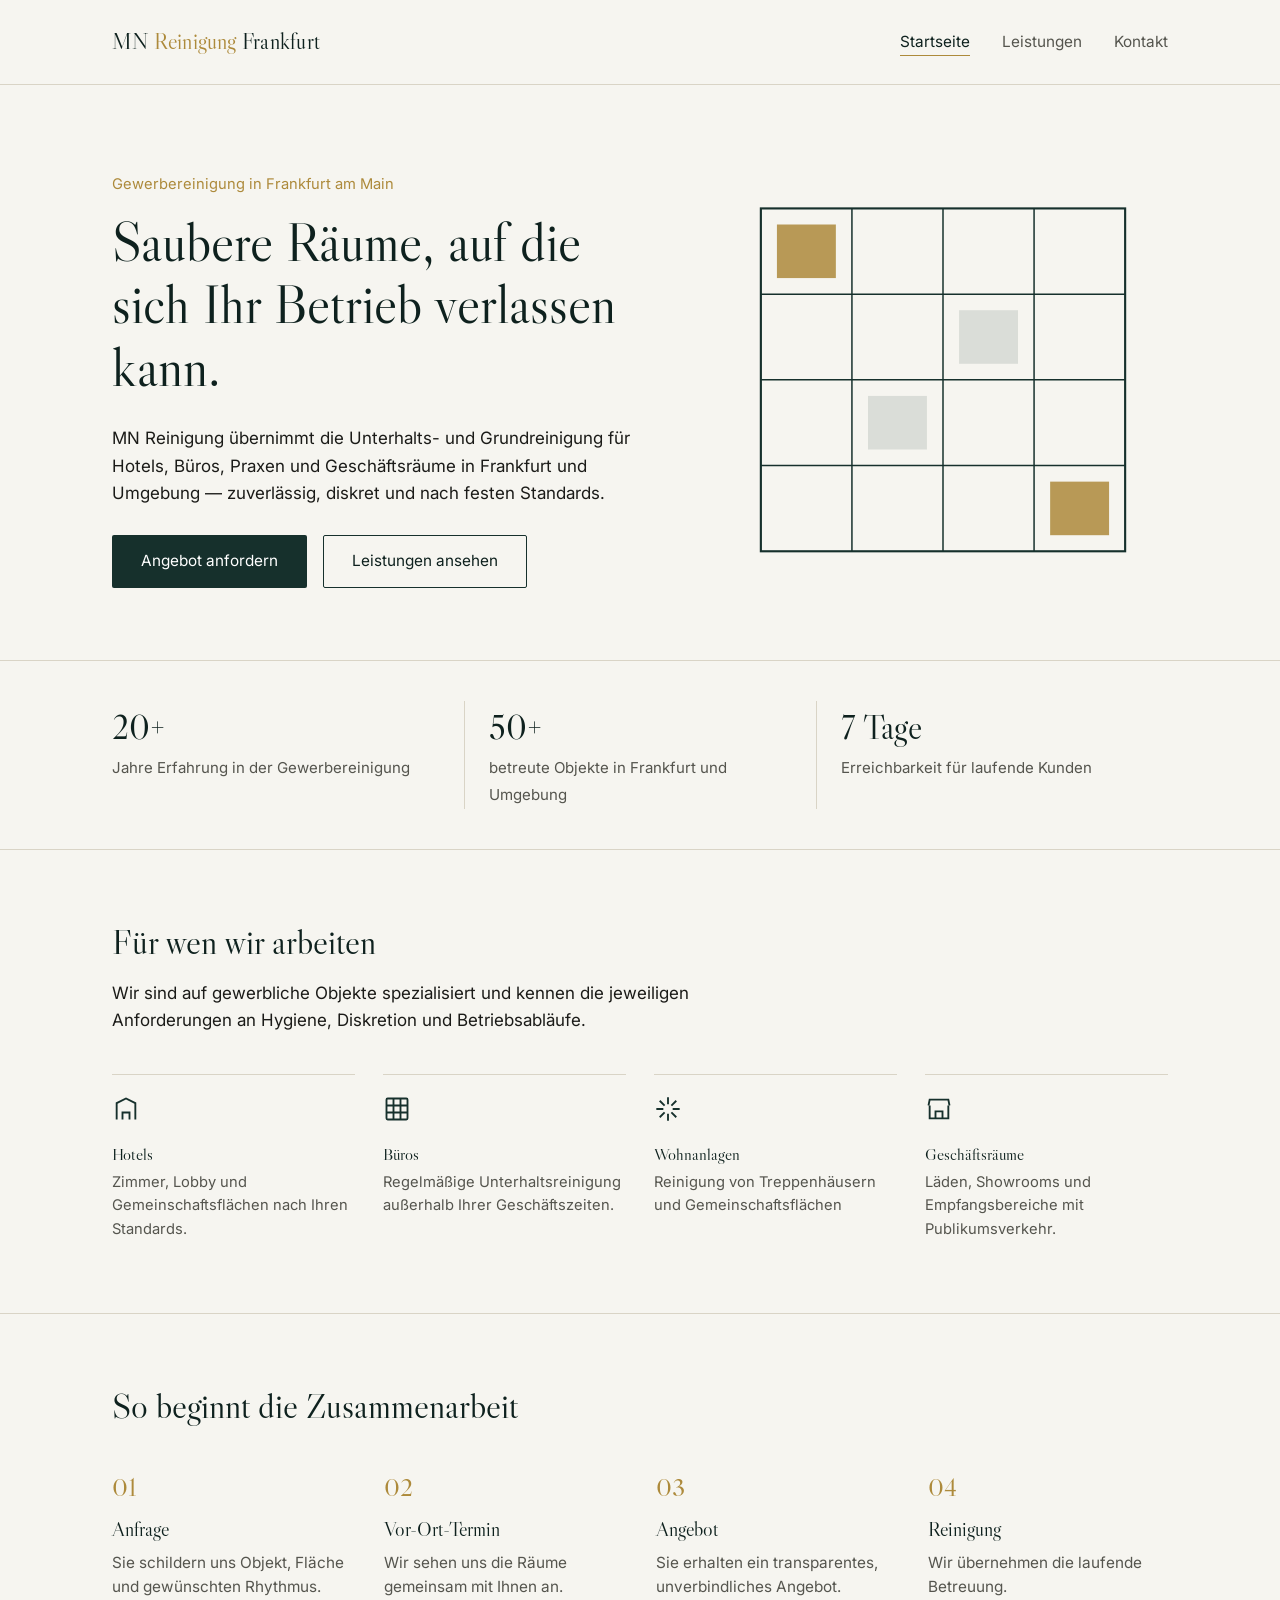
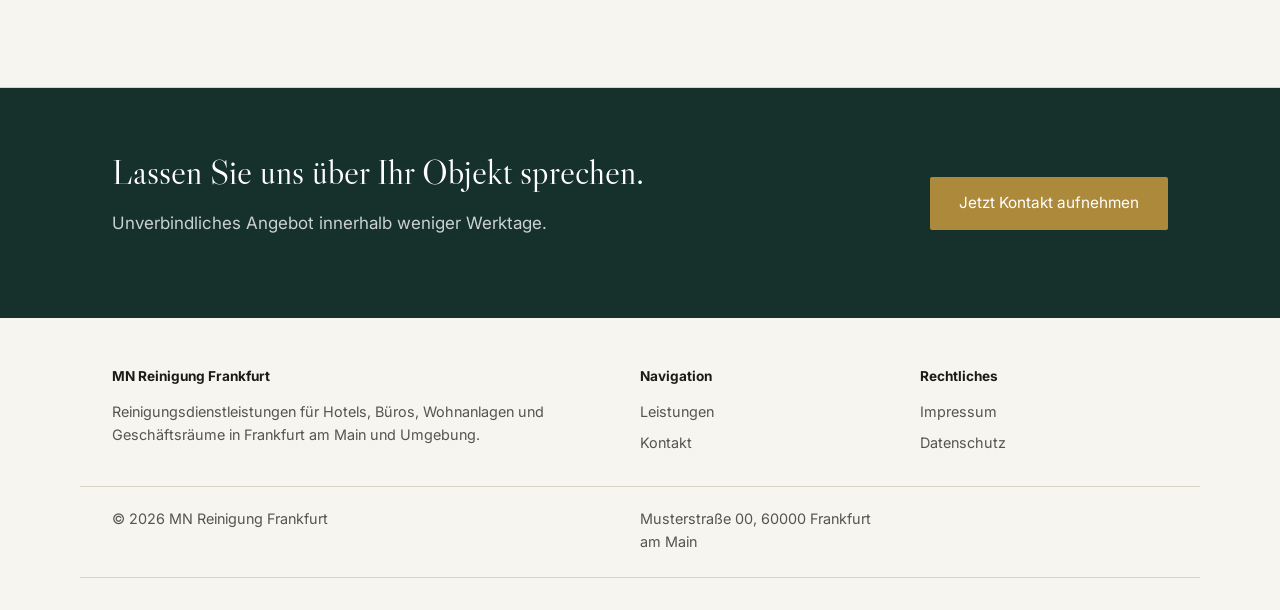
<file: index.html>
<!DOCTYPE html>
<html lang="de">
<head>
<meta charset="UTF-8">
<meta name="viewport" content="width=device-width, initial-scale=1">
<title>MN Reinigung Frankfurt — Gebäudereinigung für Hotels &amp; Büros</title>
<meta name="description" content="MN Reinigung Frankfurt: professionelle Gewerbereinigung für Hotels, Büros, Praxen und Geschäftsräume in Frankfurt am Main und Umgebung.">
<link rel="preconnect" href="https://fonts.googleapis.com">
<link rel="preconnect" href="https://fonts.gstatic.com" crossorigin>
<link href="https://fonts.googleapis.com/css2?family=Libre+Caslon+Display&family=Inter:wght@400;500;600&display=swap" rel="stylesheet">
<link rel="stylesheet" href="style.css">
</head>
<body>

<header class="site-header">
  <div class="container">
    <a href="index.html" class="wordmark">MN <span>Reinigung</span> Frankfurt</a>
    <nav class="main-nav">
      <ul>
        <li><a href="index.html" aria-current="page">Startseite</a></li>
        <li><a href="leistungen.html">Leistungen</a></li>
        <li><a href="kontakt.html">Kontakt</a></li>
      </ul>
    </nav>
  </div>
</header>

<section class="hero">
  <div class="container">
    <div>
      <div class="hero-eyebrow">Gewerbereinigung in Frankfurt am Main</div>
      <h1>Saubere Räume, auf die sich Ihr Betrieb verlassen kann.</h1>
      <p>MN Reinigung übernimmt die Unterhalts- und Grundreinigung für Hotels, Büros, Praxen und Geschäftsräume in Frankfurt und Umgebung — zuverlässig, diskret und nach festen Standards.</p>
      <div class="hero-actions">
        <a href="kontakt.html" class="btn btn-primary">Angebot anfordern</a>
        <a href="leistungen.html" class="btn btn-ghost">Leistungen ansehen</a>
      </div>
    </div>
    <svg class="hero-art" viewBox="0 0 420 360" xmlns="http://www.w3.org/2000/svg" role="img" aria-label="Stilisierte Fassade mit Fenstern">
      <rect x="40" y="20" width="340" height="320" fill="none" stroke="#16302C" stroke-width="2"/>
      <g stroke="#16302C" stroke-width="1.4">
        <line x1="40" y1="100" x2="380" y2="100"/>
        <line x1="40" y1="180" x2="380" y2="180"/>
        <line x1="40" y1="260" x2="380" y2="260"/>
        <line x1="125" y1="20" x2="125" y2="340"/>
        <line x1="210" y1="20" x2="210" y2="340"/>
        <line x1="295" y1="20" x2="295" y2="340"/>
      </g>
      <rect x="55" y="35" width="55" height="50" fill="#AD8A3B" opacity="0.85"/>
      <rect x="225" y="115" width="55" height="50" fill="#16302C" opacity="0.12"/>
      <rect x="140" y="195" width="55" height="50" fill="#16302C" opacity="0.12"/>
      <rect x="310" y="275" width="55" height="50" fill="#AD8A3B" opacity="0.85"/>
    </svg>
  </div>
</section>

<section class="stats">
  <div class="container">
    <div class="stat"><span class="num">20+</span><span class="label">Jahre Erfahrung in der Gewerbereinigung</span></div>
    <div class="stat"><span class="num">50+</span><span class="label">betreute Objekte in Frankfurt und Umgebung</span></div>
    <div class="stat"><span class="num">7 Tage</span><span class="label">Erreichbarkeit für laufende Kunden</span></div>
  </div>
</section>

<section class="block">
  <div class="container">
    <div class="section-head">
      <h2>Für wen wir arbeiten</h2>
      <p>Wir sind auf gewerbliche Objekte spezialisiert und kennen die jeweiligen Anforderungen an Hygiene, Diskretion und Betriebsabläufe.</p>
    </div>
    <div class="audience-grid">
      <div class="item">
        <svg width="28" height="28" viewBox="0 0 24 24" fill="none" stroke="#16302C" stroke-width="1.6"><path d="M4 21V7l8-4 8 4v14"/><path d="M9 21v-6h6v6"/><path d="M9 10h.01M15 10h.01M9 14h.01M15 14h.01"/></svg>
        <h3>Hotels</h3>
        <p>Zimmer, Lobby und Gemeinschaftsflächen nach Ihren Standards.</p>
      </div>
      <div class="item">
        <svg width="28" height="28" viewBox="0 0 24 24" fill="none" stroke="#16302C" stroke-width="1.6"><rect x="3" y="3" width="18" height="18" rx="1"/><path d="M9 3v18M15 3v18M3 9h18M3 15h18"/></svg>
        <h3>Büros</h3>
        <p>Regelmäßige Unterhaltsreinigung außerhalb Ihrer Geschäftszeiten.</p>
      </div>
      <div class="item">
        <svg width="28" height="28" viewBox="0 0 24 24" fill="none" stroke="#16302C" stroke-width="1.6"><path d="M12 2v6M12 22v-6M4.9 4.9l4.2 4.2M14.9 14.9l4.2 4.2M2 12h6M16 12h6M4.9 19.1l4.2-4.2M14.9 9.1l4.2-4.2"/></svg>
        <h3>Wohnanlagen</h3>
        <p>Reinigung von Treppenhäusern und Gemeinschaftsflächen</p>
      </div>
      <div class="item">
        <svg width="28" height="28" viewBox="0 0 24 24" fill="none" stroke="#16302C" stroke-width="1.6"><path d="M3 9l1-5h16l1 5"/><path d="M4 9v11h16V9"/><path d="M9 20v-6h6v6"/></svg>
        <h3>Geschäftsräume</h3>
        <p>Läden, Showrooms und Empfangsbereiche mit Publikumsverkehr.</p>
      </div>
    </div>
  </div>
</section>

<section class="block">
  <div class="container">
    <div class="section-head">
      <h2>So beginnt die Zusammenarbeit</h2>
    </div>
    <div class="steps">
      <div class="step"><span class="num">01</span><h3>Anfrage</h3><p>Sie schildern uns Objekt, Fläche und gewünschten Rhythmus.</p></div>
      <div class="step"><span class="num">02</span><h3>Vor-Ort-Termin</h3><p>Wir sehen uns die Räume gemeinsam mit Ihnen an.</p></div>
      <div class="step"><span class="num">03</span><h3>Angebot</h3><p>Sie erhalten ein transparentes, unverbindliches Angebot.</p></div>
      <div class="step"><span class="num">04</span><h3>Reinigung</h3><p>Wir übernehmen die laufende Betreuung.</p></div>
    </div>
  </div>
</section>

<section class="cta-band">
  <div class="container">
    <div>
      <h2>Lassen Sie uns über Ihr Objekt sprechen.</h2>
      <p>Unverbindliches Angebot innerhalb weniger Werktage.</p>
    </div>
    <a href="kontakt.html" class="btn btn-primary">Jetzt Kontakt aufnehmen</a>
  </div>
</section>

<footer class="site-footer">
  <div class="container">
    <div>
      <h4>MN Reinigung Frankfurt</h4>
      <p>Reinigungsdienstleistungen für Hotels, Büros, Wohnanlagen und Geschäftsräume in Frankfurt am Main und Umgebung.</p>
    </div>
    <div>
      <h4>Navigation</h4>
      <ul>
        <li><a href="leistungen.html">Leistungen</a></li>
        <li><a href="kontakt.html">Kontakt</a></li>
      </ul>
    </div>
    <div>
      <h4>Rechtliches</h4>
      <ul>
        <li><a href="impressum.html">Impressum</a></li>
        <li><a href="datenschutz.html">Datenschutz</a></li>
      </ul>
    </div>
  </div>
  <div class="container footer-bottom">
    <span>© 2026 MN Reinigung Frankfurt</span>
    <span>Musterstraße 00, 60000 Frankfurt am Main</span>
  </div>
</footer>

</body>
</html>
</file>
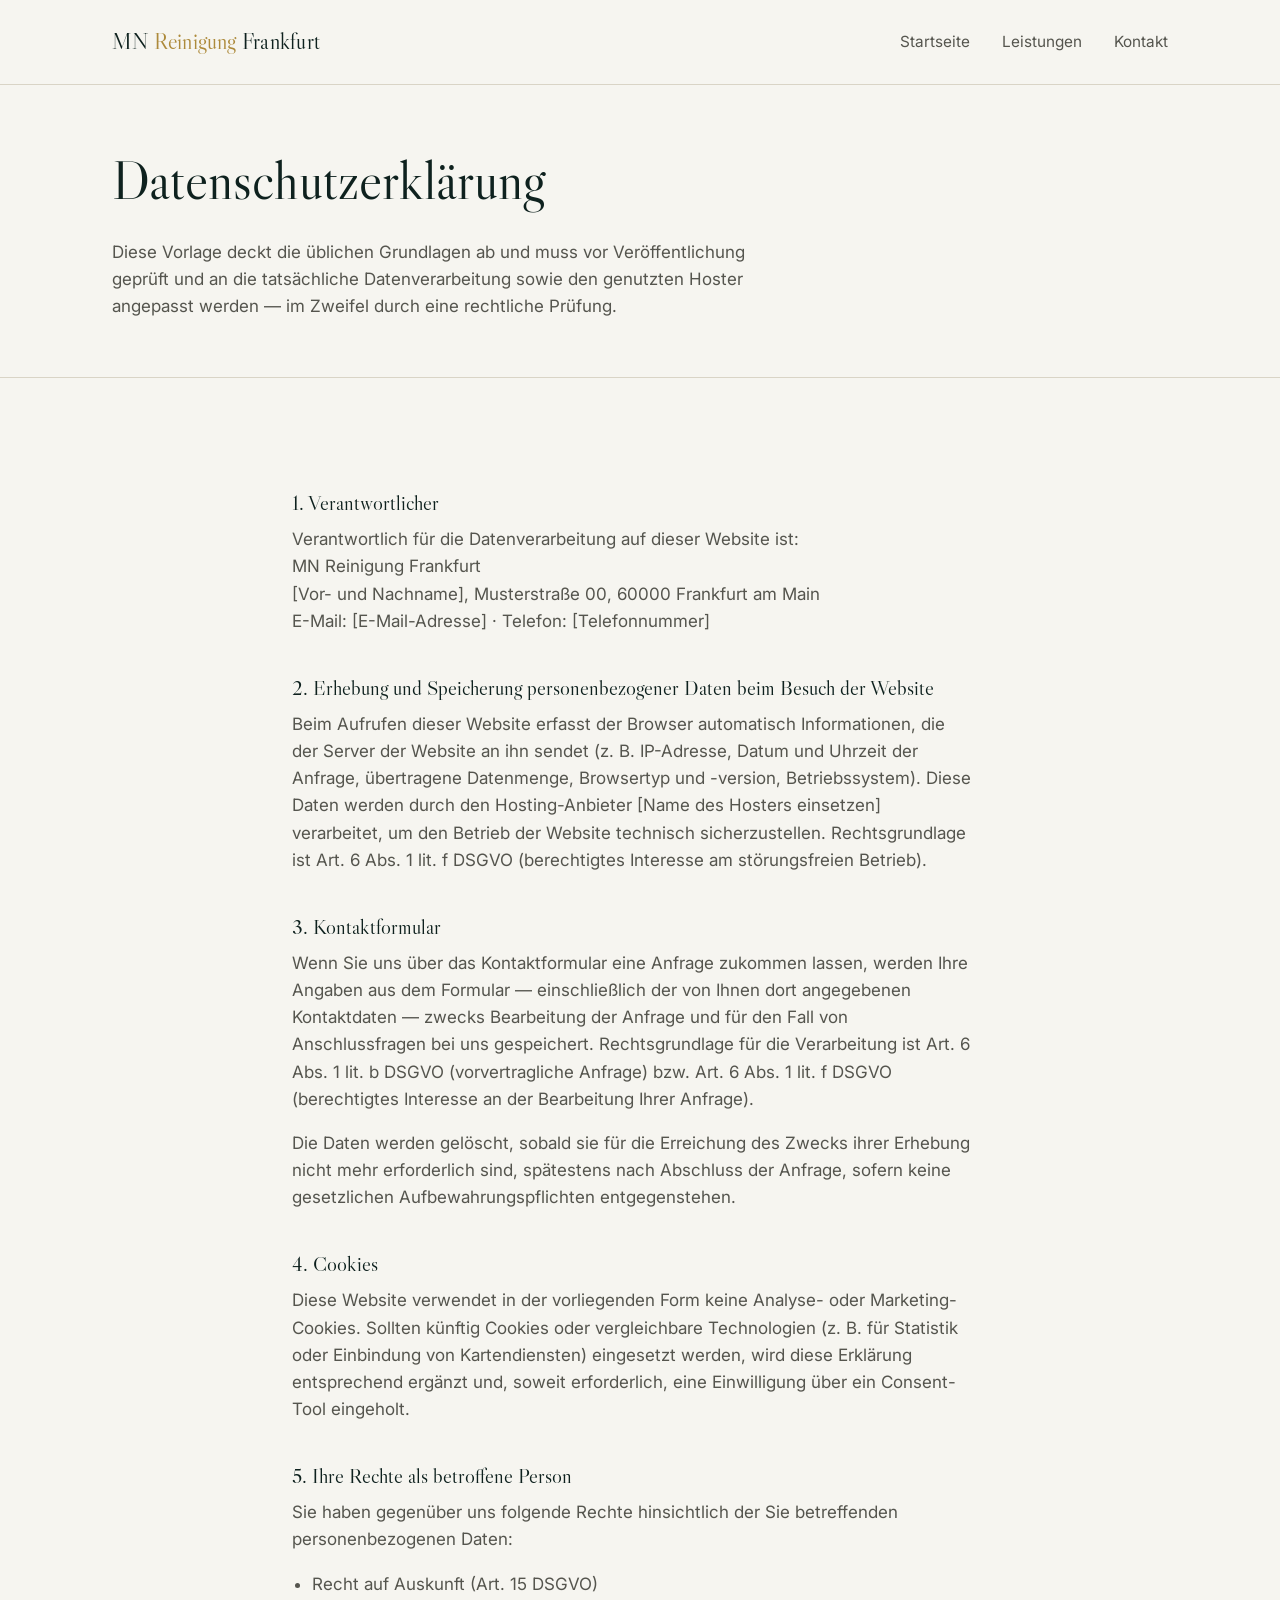
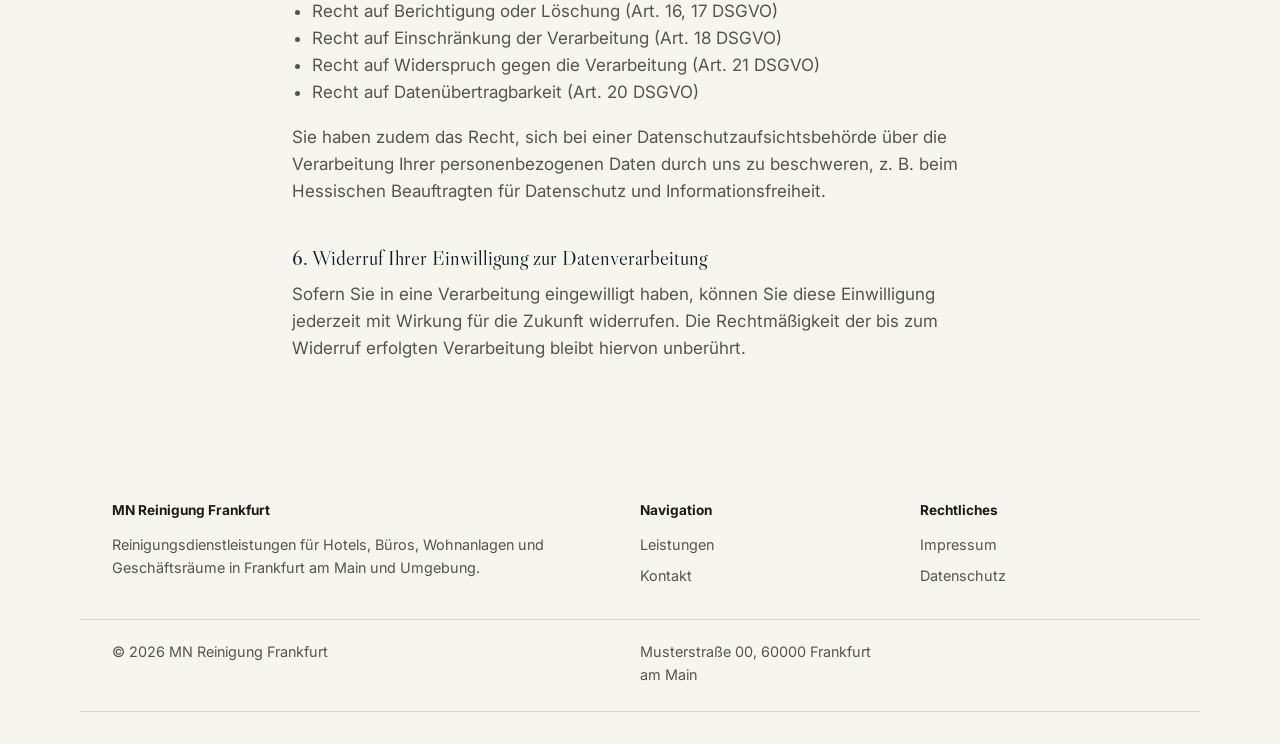
<file: datenschutz.html>
<!DOCTYPE html>
<html lang="de">
<head>
<meta charset="UTF-8">
<meta name="viewport" content="width=device-width, initial-scale=1">
<title>Datenschutzerklärung — MN Reinigung Frankfurt</title>
<link rel="preconnect" href="https://fonts.googleapis.com">
<link rel="preconnect" href="https://fonts.gstatic.com" crossorigin>
<link href="https://fonts.googleapis.com/css2?family=Libre+Caslon+Display&family=Inter:wght@400;500;600&display=swap" rel="stylesheet">
<link rel="stylesheet" href="style.css">
</head>
<body>

<header class="site-header">
  <div class="container">
    <a href="index.html" class="wordmark">MN <span>Reinigung</span> Frankfurt</a>
    <nav class="main-nav">
      <ul>
        <li><a href="index.html">Startseite</a></li>
        <li><a href="leistungen.html">Leistungen</a></li>
        <li><a href="kontakt.html">Kontakt</a></li>
      </ul>
    </nav>
  </div>
</header>

<div class="page-header">
  <div class="container">
    <h1>Datenschutzerklärung</h1>
    <p>Diese Vorlage deckt die üblichen Grundlagen ab und muss vor Veröffentlichung geprüft und an die tatsächliche Datenverarbeitung sowie den genutzten Hoster angepasst werden — im Zweifel durch eine rechtliche Prüfung.</p>
  </div>
</div>

<section class="block">
  <div class="container legal">

    <h2>1. Verantwortlicher</h2>
    <p>
      Verantwortlich für die Datenverarbeitung auf dieser Website ist:<br>
      MN Reinigung Frankfurt<br>
      [Vor- und Nachname], Musterstraße 00, 60000 Frankfurt am Main<br>
      E-Mail: [E-Mail-Adresse] · Telefon: [Telefonnummer]
    </p>

    <h2>2. Erhebung und Speicherung personenbezogener Daten beim Besuch der Website</h2>
    <p>
      Beim Aufrufen dieser Website erfasst der Browser automatisch Informationen, die der Server der
      Website an ihn sendet (z. B. IP-Adresse, Datum und Uhrzeit der Anfrage, übertragene Datenmenge,
      Browsertyp und -version, Betriebssystem). Diese Daten werden durch den Hosting-Anbieter
      [Name des Hosters einsetzen] verarbeitet, um den Betrieb der Website technisch sicherzustellen.
      Rechtsgrundlage ist Art. 6 Abs. 1 lit. f DSGVO (berechtigtes Interesse am störungsfreien Betrieb).
    </p>

    <h2>3. Kontaktformular</h2>
    <p>
      Wenn Sie uns über das Kontaktformular eine Anfrage zukommen lassen, werden Ihre Angaben aus dem
      Formular — einschließlich der von Ihnen dort angegebenen Kontaktdaten — zwecks Bearbeitung der
      Anfrage und für den Fall von Anschlussfragen bei uns gespeichert. Rechtsgrundlage für die
      Verarbeitung ist Art. 6 Abs. 1 lit. b DSGVO (vorvertragliche Anfrage) bzw. Art. 6 Abs. 1 lit. f DSGVO
      (berechtigtes Interesse an der Bearbeitung Ihrer Anfrage).
    </p>
    <p>
      Die Daten werden gelöscht, sobald sie für die Erreichung des Zwecks ihrer Erhebung nicht mehr
      erforderlich sind, spätestens nach Abschluss der Anfrage, sofern keine gesetzlichen
      Aufbewahrungspflichten entgegenstehen.
    </p>

    <h2>4. Cookies</h2>
    <p>
      Diese Website verwendet in der vorliegenden Form keine Analyse- oder Marketing-Cookies. Sollten
      künftig Cookies oder vergleichbare Technologien (z. B. für Statistik oder Einbindung von
      Kartendiensten) eingesetzt werden, wird diese Erklärung entsprechend ergänzt und, soweit
      erforderlich, eine Einwilligung über ein Consent-Tool eingeholt.
    </p>

    <h2>5. Ihre Rechte als betroffene Person</h2>
    <p>Sie haben gegenüber uns folgende Rechte hinsichtlich der Sie betreffenden personenbezogenen Daten:</p>
    <ul>
      <li>Recht auf Auskunft (Art. 15 DSGVO)</li>
      <li>Recht auf Berichtigung oder Löschung (Art. 16, 17 DSGVO)</li>
      <li>Recht auf Einschränkung der Verarbeitung (Art. 18 DSGVO)</li>
      <li>Recht auf Widerspruch gegen die Verarbeitung (Art. 21 DSGVO)</li>
      <li>Recht auf Datenübertragbarkeit (Art. 20 DSGVO)</li>
    </ul>
    <p>
      Sie haben zudem das Recht, sich bei einer Datenschutzaufsichtsbehörde über die Verarbeitung Ihrer
      personenbezogenen Daten durch uns zu beschweren, z. B. beim Hessischen Beauftragten für Datenschutz
      und Informationsfreiheit.
    </p>

    <h2>6. Widerruf Ihrer Einwilligung zur Datenverarbeitung</h2>
    <p>
      Sofern Sie in eine Verarbeitung eingewilligt haben, können Sie diese Einwilligung jederzeit mit
      Wirkung für die Zukunft widerrufen. Die Rechtmäßigkeit der bis zum Widerruf erfolgten Verarbeitung
      bleibt hiervon unberührt.
    </p>

  </div>
</section>

<footer class="site-footer">
  <div class="container">
    <div>
      <h4>MN Reinigung Frankfurt</h4>
      <p>Reinigungsdienstleistungen für Hotels, Büros, Wohnanlagen und Geschäftsräume in Frankfurt am Main und Umgebung.</p>
    </div>
    <div>
      <h4>Navigation</h4>
      <ul>
        <li><a href="leistungen.html">Leistungen</a></li>
        <li><a href="kontakt.html">Kontakt</a></li>
      </ul>
    </div>
    <div>
      <h4>Rechtliches</h4>
      <ul>
        <li><a href="impressum.html">Impressum</a></li>
        <li><a href="datenschutz.html">Datenschutz</a></li>
      </ul>
    </div>
  </div>
  <div class="container footer-bottom">
    <span>© 2026 MN Reinigung Frankfurt</span>
    <span>Musterstraße 00, 60000 Frankfurt am Main</span>
  </div>
</footer>

</body>
</html>
</file>
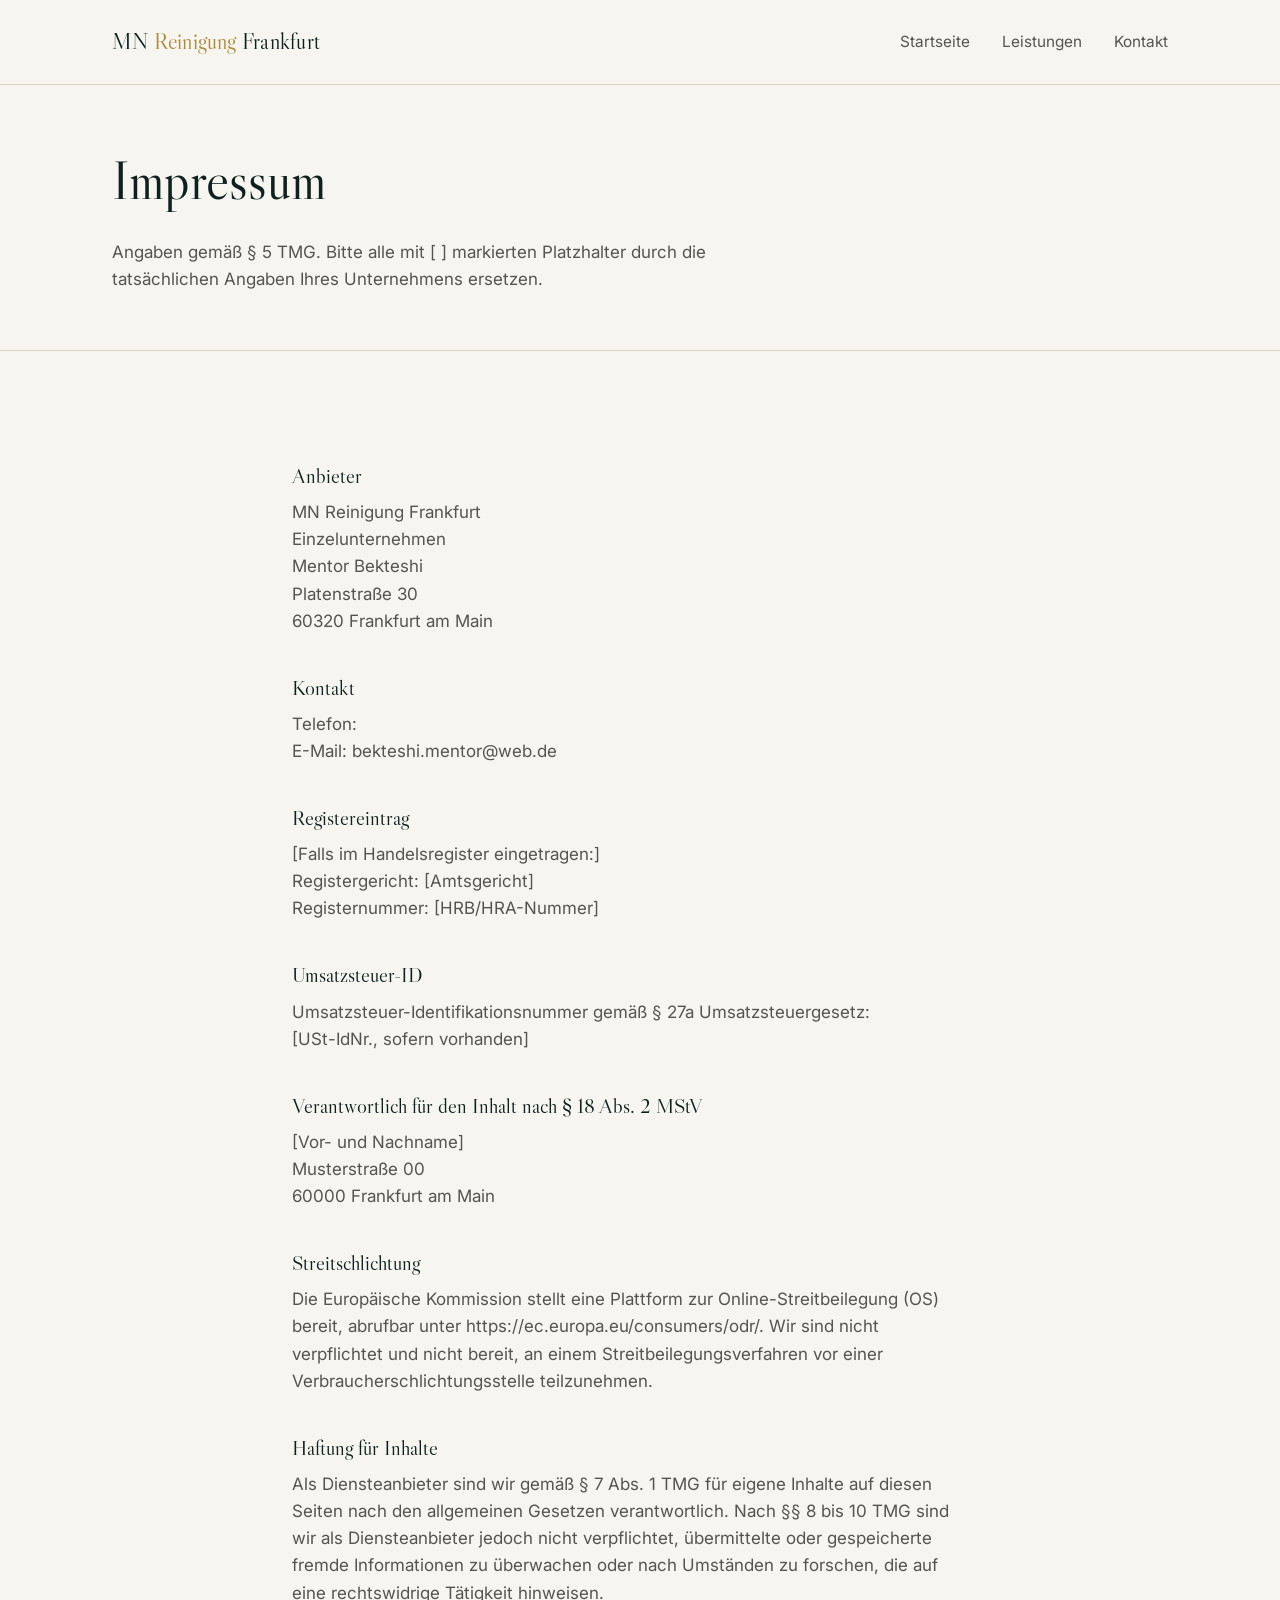
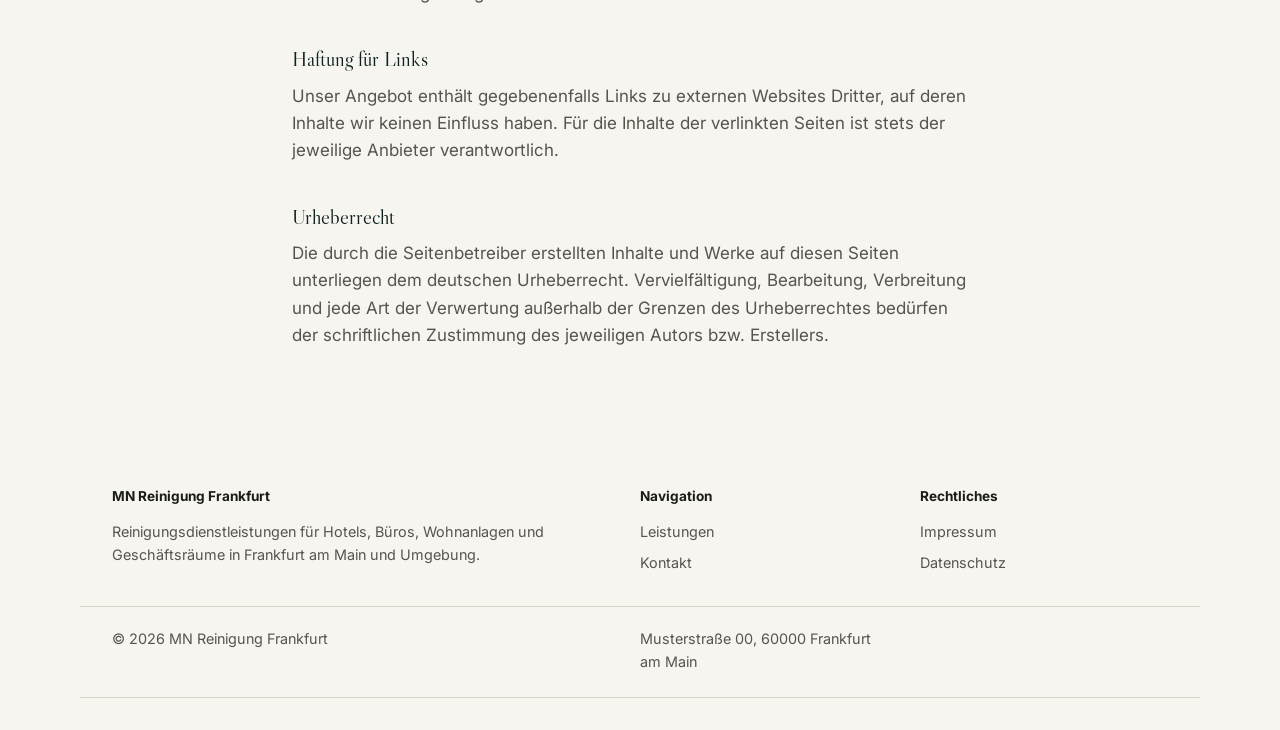
<file: impressum.html>
<!DOCTYPE html>
<html lang="de">
<head>
<meta charset="UTF-8">
<meta name="viewport" content="width=device-width, initial-scale=1">
<title>Impressum — MN Reinigung Frankfurt</title>
<link rel="preconnect" href="https://fonts.googleapis.com">
<link rel="preconnect" href="https://fonts.gstatic.com" crossorigin>
<link href="https://fonts.googleapis.com/css2?family=Libre+Caslon+Display&family=Inter:wght@400;500;600&display=swap" rel="stylesheet">
<link rel="stylesheet" href="style.css">
</head>
<body>

<header class="site-header">
  <div class="container">
    <a href="index.html" class="wordmark">MN <span>Reinigung</span> Frankfurt</a>
    <nav class="main-nav">
      <ul>
        <li><a href="index.html">Startseite</a></li>
        <li><a href="leistungen.html">Leistungen</a></li>
        <li><a href="kontakt.html">Kontakt</a></li>
      </ul>
    </nav>
  </div>
</header>

<div class="page-header">
  <div class="container">
    <h1>Impressum</h1>
    <p>Angaben gemäß § 5 TMG. Bitte alle mit [ ] markierten Platzhalter durch die tatsächlichen Angaben Ihres Unternehmens ersetzen.</p>
  </div>
</div>

<section class="block">
  <div class="container legal">

    <h2>Anbieter</h2>
    <p>
      MN Reinigung Frankfurt<br>
      Einzelunternehmen<br>
      Mentor Bekteshi<br>
      Platenstraße 30<br>
      60320 Frankfurt am Main
    </p>

    <h2>Kontakt</h2>
    <p>
      Telefon: <br>
      E-Mail: bekteshi.mentor@web.de
    </p>

    <h2>Registereintrag</h2>
    <p>
      [Falls im Handelsregister eingetragen:]<br>
      Registergericht: [Amtsgericht]<br>
      Registernummer: [HRB/HRA-Nummer]
    </p>

    <h2>Umsatzsteuer-ID</h2>
    <p>
      Umsatzsteuer-Identifikationsnummer gemäß § 27a Umsatzsteuergesetz:<br>
      [USt-IdNr., sofern vorhanden]
    </p>

    <h2>Verantwortlich für den Inhalt nach § 18 Abs. 2 MStV</h2>
    <p>
      [Vor- und Nachname]<br>
      Musterstraße 00<br>
      60000 Frankfurt am Main
    </p>

    <h2>Streitschlichtung</h2>
    <p>
      Die Europäische Kommission stellt eine Plattform zur Online-Streitbeilegung (OS) bereit, abrufbar unter
      https://ec.europa.eu/consumers/odr/. Wir sind nicht verpflichtet und nicht bereit, an einem
      Streitbeilegungsverfahren vor einer Verbraucherschlichtungsstelle teilzunehmen.
    </p>

    <h2>Haftung für Inhalte</h2>
    <p>
      Als Diensteanbieter sind wir gemäß § 7 Abs. 1 TMG für eigene Inhalte auf diesen Seiten nach den
      allgemeinen Gesetzen verantwortlich. Nach §§ 8 bis 10 TMG sind wir als Diensteanbieter jedoch nicht
      verpflichtet, übermittelte oder gespeicherte fremde Informationen zu überwachen oder nach Umständen
      zu forschen, die auf eine rechtswidrige Tätigkeit hinweisen.
    </p>

    <h2>Haftung für Links</h2>
    <p>
      Unser Angebot enthält gegebenenfalls Links zu externen Websites Dritter, auf deren Inhalte wir keinen
      Einfluss haben. Für die Inhalte der verlinkten Seiten ist stets der jeweilige Anbieter verantwortlich.
    </p>

    <h2>Urheberrecht</h2>
    <p>
      Die durch die Seitenbetreiber erstellten Inhalte und Werke auf diesen Seiten unterliegen dem deutschen
      Urheberrecht. Vervielfältigung, Bearbeitung, Verbreitung und jede Art der Verwertung außerhalb der
      Grenzen des Urheberrechtes bedürfen der schriftlichen Zustimmung des jeweiligen Autors bzw. Erstellers.
    </p>

  </div>
</section>

<footer class="site-footer">
  <div class="container">
    <div>
      <h4>MN Reinigung Frankfurt</h4>
      <p>Reinigungsdienstleistungen für Hotels, Büros, Wohnanlagen und Geschäftsräume in Frankfurt am Main und Umgebung.</p>
    </div>
    <div>
      <h4>Navigation</h4>
      <ul>
        <li><a href="leistungen.html">Leistungen</a></li>
        <li><a href="kontakt.html">Kontakt</a></li>
      </ul>
    </div>
    <div>
      <h4>Rechtliches</h4>
      <ul>
        <li><a href="impressum.html">Impressum</a></li>
        <li><a href="datenschutz.html">Datenschutz</a></li>
      </ul>
    </div>
  </div>
  <div class="container footer-bottom">
    <span>© 2026 MN Reinigung Frankfurt</span>
    <span>Musterstraße 00, 60000 Frankfurt am Main</span>
  </div>
</footer>

</body>
</html>
</file>
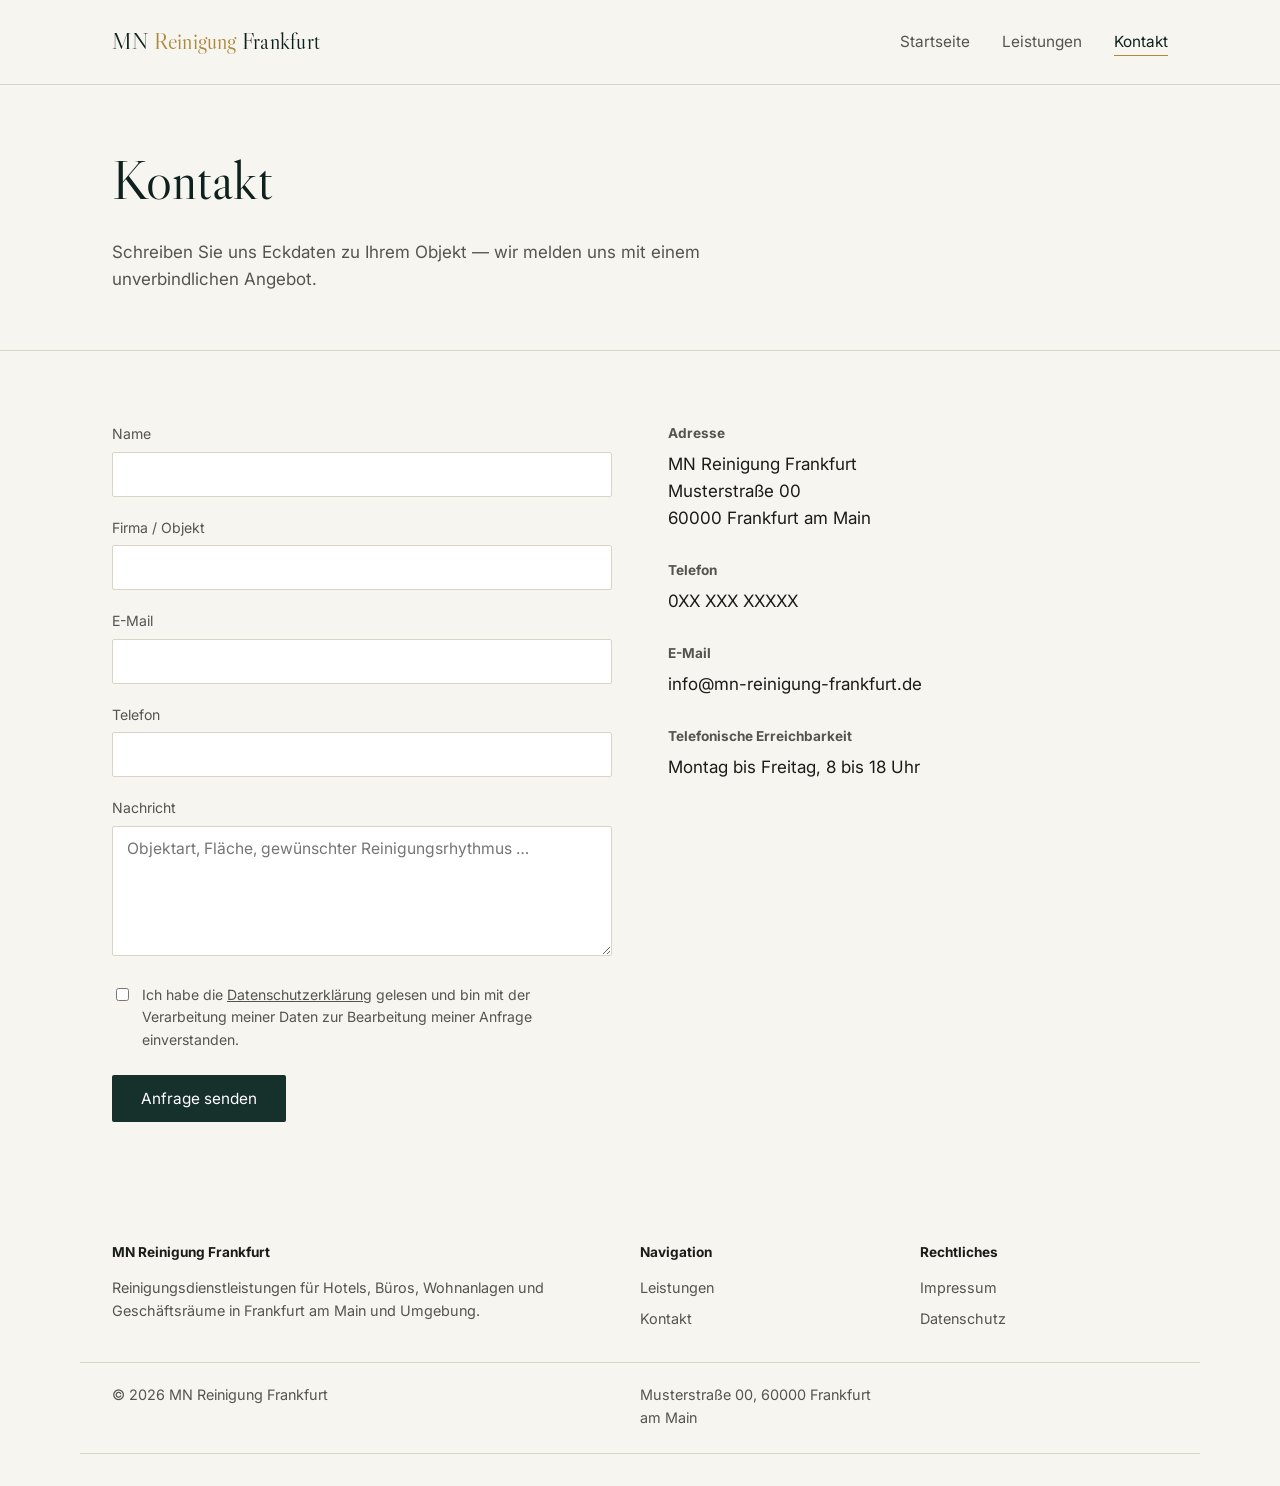
<file: kontakt.html>
<!DOCTYPE html>
<html lang="de">
<head>
<meta charset="UTF-8">
<meta name="viewport" content="width=device-width, initial-scale=1">
<title>Kontakt — MN Reinigung Frankfurt</title>
<meta name="description" content="Kontaktieren Sie MN Reinigung Frankfurt für ein unverbindliches Angebot zur Gewerbereinigung.">
<link rel="preconnect" href="https://fonts.googleapis.com">
<link rel="preconnect" href="https://fonts.gstatic.com" crossorigin>
<link href="https://fonts.googleapis.com/css2?family=Libre+Caslon+Display&family=Inter:wght@400;500;600&display=swap" rel="stylesheet">
<link rel="stylesheet" href="style.css">
</head>
<body>

<header class="site-header">
  <div class="container">
    <a href="index.html" class="wordmark">MN <span>Reinigung</span> Frankfurt</a>
    <nav class="main-nav">
      <ul>
        <li><a href="index.html">Startseite</a></li>
        <li><a href="leistungen.html">Leistungen</a></li>
        <li><a href="kontakt.html" aria-current="page">Kontakt</a></li>
      </ul>
    </nav>
  </div>
</header>

<div class="page-header">
  <div class="container">
    <h1>Kontakt</h1>
    <p>Schreiben Sie uns Eckdaten zu Ihrem Objekt — wir melden uns mit einem unverbindlichen Angebot.</p>
  </div>
</div>

<section class="block">
  <div class="container contact-grid">

    <div>
      <form id="contact-form" novalidate>
        <div class="field">
          <label for="name">Name</label>
          <input type="text" id="name" name="name" required>
        </div>
        <div class="field">
          <label for="firma">Firma / Objekt</label>
          <input type="text" id="firma" name="firma">
        </div>
        <div class="field">
          <label for="email">E-Mail</label>
          <input type="email" id="email" name="email" required>
        </div>
        <div class="field">
          <label for="telefon">Telefon</label>
          <input type="tel" id="telefon" name="telefon">
        </div>
        <div class="field">
          <label for="nachricht">Nachricht</label>
          <textarea id="nachricht" name="nachricht" required placeholder="Objektart, Fläche, gewünschter Reinigungsrhythmus …"></textarea>
        </div>
        <label class="checkline">
          <input type="checkbox" id="datenschutz" name="datenschutz" required>
          <span>Ich habe die <a href="datenschutz.html">Datenschutzerklärung</a> gelesen und bin mit der Verarbeitung meiner Daten zur Bearbeitung meiner Anfrage einverstanden.</span>
        </label>
        <button type="submit" class="btn btn-primary">Anfrage senden</button>
        <p class="form-note" id="form-note"></p>
      </form>
    </div>

    <div>
      <div class="info-block">
        <h4>Adresse</h4>
        <p>MN Reinigung Frankfurt<br>Musterstraße 00<br>60000 Frankfurt am Main</p>
      </div>
      <div class="info-block">
        <h4>Telefon</h4>
        <p>0XX XXX XXXXX</p>
      </div>
      <div class="info-block">
        <h4>E-Mail</h4>
        <p>info@mn-reinigung-frankfurt.de</p>
      </div>
      <div class="info-block">
        <h4>Telefonische Erreichbarkeit</h4>
        <p>Montag bis Freitag, 8 bis 18 Uhr</p>
      </div>
    </div>

  </div>
</section>

<footer class="site-footer">
  <div class="container">
    <div>
      <h4>MN Reinigung Frankfurt</h4>
      <p>Reinigungsdienstleistungen für Hotels, Büros, Wohnanlagen und Geschäftsräume in Frankfurt am Main und Umgebung.</p>
    </div>
    <div>
      <h4>Navigation</h4>
      <ul>
        <li><a href="leistungen.html">Leistungen</a></li>
        <li><a href="kontakt.html">Kontakt</a></li>
      </ul>
    </div>
    <div>
      <h4>Rechtliches</h4>
      <ul>
        <li><a href="impressum.html">Impressum</a></li>
        <li><a href="datenschutz.html">Datenschutz</a></li>
      </ul>
    </div>
  </div>
  <div class="container footer-bottom">
    <span>© 2026 MN Reinigung Frankfurt</span>
    <span>Musterstraße 00, 60000 Frankfurt am Main</span>
  </div>
</footer>

<script>
  // Hinweis: Dieses Formular versendet aktuell keine echte E-Mail.
  // Um es funktionsfähig zu machen, muss die "action" mit einem
  // Formular-Backend verbunden werden (z. B. eigener Mailserver,
  // Formspree, oder ein PHP-Mail-Skript des Hosters).
  const form = document.getElementById('contact-form');
  const note = document.getElementById('form-note');
  form.addEventListener('submit', function(e){
    e.preventDefault();
    if(!form.checkValidity()){
      form.reportValidity();
      return;
    }
    note.textContent = 'Danke für Ihre Nachricht. Dies ist eine Demo-Bestätigung — für den echten Versand muss das Formular noch mit einem E-Mail-Dienst verbunden werden.';
    note.classList.add('visible');
    form.reset();
  });
</script>

</body>
</html>
</file>
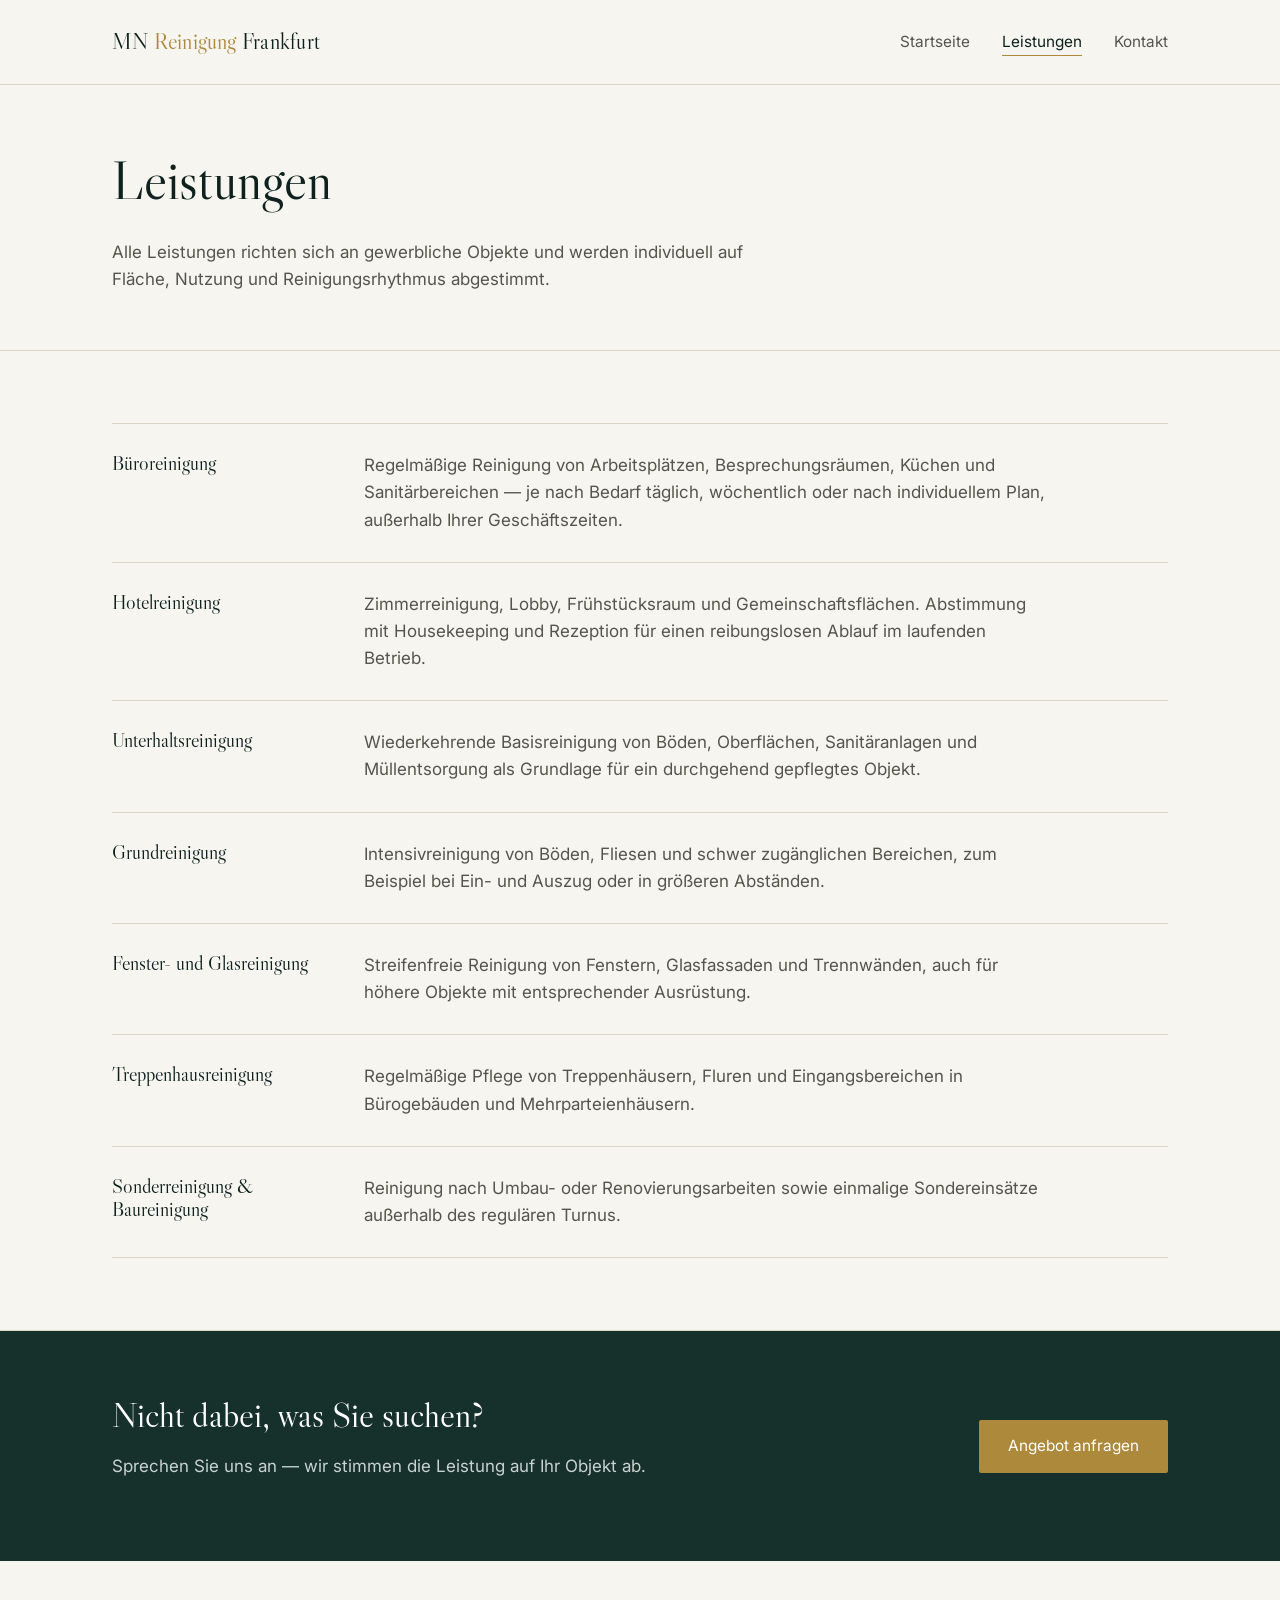
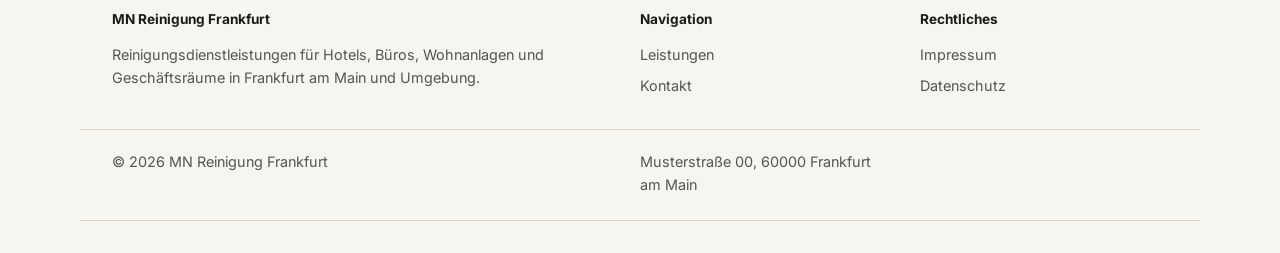
<file: leistungen.html>
<!DOCTYPE html>
<html lang="de">
<head>
<meta charset="UTF-8">
<meta name="viewport" content="width=device-width, initial-scale=1">
<title>Leistungen — MN Reinigung Frankfurt</title>
<meta name="description" content="Unterhaltsreinigung, Grundreinigung, Fenster- und Glasreinigung, Treppenhausreinigung und Sonderreinigung für Gewerbekunden in Frankfurt.">
<link rel="preconnect" href="https://fonts.googleapis.com">
<link rel="preconnect" href="https://fonts.gstatic.com" crossorigin>
<link href="https://fonts.googleapis.com/css2?family=Libre+Caslon+Display&family=Inter:wght@400;500;600&display=swap" rel="stylesheet">
<link rel="stylesheet" href="style.css">
</head>
<body>

<header class="site-header">
  <div class="container">
    <a href="index.html" class="wordmark">MN <span>Reinigung</span> Frankfurt</a>
    <nav class="main-nav">
      <ul>
        <li><a href="index.html">Startseite</a></li>
        <li><a href="leistungen.html" aria-current="page">Leistungen</a></li>
        <li><a href="kontakt.html">Kontakt</a></li>
      </ul>
    </nav>
  </div>
</header>

<div class="page-header">
  <div class="container">
    <h1>Leistungen</h1>
    <p>Alle Leistungen richten sich an gewerbliche Objekte und werden individuell auf Fläche, Nutzung und Reinigungsrhythmus abgestimmt.</p>
  </div>
</div>

<section class="block">
  <div class="container">
    <ul class="row-list">
      <li>
        <h3>Büroreinigung</h3>
        <p>Regelmäßige Reinigung von Arbeitsplätzen, Besprechungsräumen, Küchen und Sanitärbereichen — je nach Bedarf täglich, wöchentlich oder nach individuellem Plan, außerhalb Ihrer Geschäftszeiten.</p>
      </li>
      <li>
        <h3>Hotelreinigung</h3>
        <p>Zimmerreinigung, Lobby, Frühstücksraum und Gemeinschaftsflächen. Abstimmung mit Housekeeping und Rezeption für einen reibungslosen Ablauf im laufenden Betrieb.</p>
      </li>
      <li>
        <h3>Unterhaltsreinigung</h3>
        <p>Wiederkehrende Basisreinigung von Böden, Oberflächen, Sanitäranlagen und Müllentsorgung als Grundlage für ein durchgehend gepflegtes Objekt.</p>
      </li>
      <li>
        <h3>Grundreinigung</h3>
        <p>Intensivreinigung von Böden, Fliesen und schwer zugänglichen Bereichen, zum Beispiel bei Ein- und Auszug oder in größeren Abständen.</p>
      </li>
      <li>
        <h3>Fenster- und Glasreinigung</h3>
        <p>Streifenfreie Reinigung von Fenstern, Glasfassaden und Trennwänden, auch für höhere Objekte mit entsprechender Ausrüstung.</p>
      </li>
      <li>
        <h3>Treppenhausreinigung</h3>
        <p>Regelmäßige Pflege von Treppenhäusern, Fluren und Eingangsbereichen in Bürogebäuden und Mehrparteienhäusern.</p>
      </li>
      <li>
        <h3>Sonderreinigung &amp; Baureinigung</h3>
        <p>Reinigung nach Umbau- oder Renovierungsarbeiten sowie einmalige Sondereinsätze außerhalb des regulären Turnus.</p>
      </li>
    </ul>
  </div>
</section>

<section class="cta-band">
  <div class="container">
    <div>
      <h2>Nicht dabei, was Sie suchen?</h2>
      <p>Sprechen Sie uns an — wir stimmen die Leistung auf Ihr Objekt ab.</p>
    </div>
    <a href="kontakt.html" class="btn btn-primary">Angebot anfragen</a>
  </div>
</section>

<footer class="site-footer">
  <div class="container">
    <div>
      <h4>MN Reinigung Frankfurt</h4>
      <p>Reinigungsdienstleistungen für Hotels, Büros, Wohnanlagen und Geschäftsräume in Frankfurt am Main und Umgebung.</p>
    </div>
    <div>
      <h4>Navigation</h4>
      <ul>
        <li><a href="leistungen.html">Leistungen</a></li>
        <li><a href="kontakt.html">Kontakt</a></li>
      </ul>
    </div>
    <div>
      <h4>Rechtliches</h4>
      <ul>
        <li><a href="impressum.html">Impressum</a></li>
        <li><a href="datenschutz.html">Datenschutz</a></li>
      </ul>
    </div>
  </div>
  <div class="container footer-bottom">
    <span>© 2026 MN Reinigung Frankfurt</span>
    <span>Musterstraße 00, 60000 Frankfurt am Main</span>
  </div>
</footer>

</body>
</html>
</file>
<file: style.css>
/* ==========================================================================
   MN Reinigung Frankfurt — Stylesheet
   ========================================================================== */

:root{
  --bg:        #F6F5F0;
  --bg-alt:    #ECE8DE;
  --ink:       #1B1B18;
  --ink-soft:  #55554E;
  --line:      #D9D4C6;
  --primary:   #16302C;
  --primary-2: #0E211E;
  --accent:    #AD8A3B;
  --white:     #FFFFFF;

  --serif: "Libre Caslon Display", Georgia, "Times New Roman", serif;
  --sans:  "Inter", -apple-system, "Segoe UI", Roboto, sans-serif;
}

*{ box-sizing: border-box; }

html{ scroll-behavior: smooth; }

body{
  margin: 0;
  background: var(--bg);
  color: var(--ink);
  font-family: var(--sans);
  font-size: 17px;
  line-height: 1.6;
  -webkit-font-smoothing: antialiased;
}

img{ max-width: 100%; display:block; }

a{ color: inherit; }

h1, h2, h3{
  font-family: var(--serif);
  font-weight: 400;
  line-height: 1.15;
  margin: 0 0 0.5em;
  color: var(--primary-2);
}

h1{ font-size: clamp(2.2rem, 5vw, 3.4rem); }
h2{ font-size: clamp(1.6rem, 3vw, 2.2rem); }
h3{ font-size: 1.25rem; }

p{ margin: 0 0 1em; max-width: 62ch; }

.container{
  max-width: 1120px;
  margin: 0 auto;
  padding: 0 32px;
}

/* ---------- Header ---------- */

.site-header{
  border-bottom: 1px solid var(--line);
  background: var(--bg);
  position: sticky;
  top: 0;
  z-index: 20;
}

.site-header .container{
  display: flex;
  align-items: center;
  justify-content: space-between;
  height: 84px;
}

.wordmark{
  font-family: var(--serif);
  font-size: 1.4rem;
  text-decoration: none;
  color: var(--primary-2);
  letter-spacing: 0.01em;
}

.wordmark span{ color: var(--accent); }

nav.main-nav ul{
  list-style: none;
  display: flex;
  gap: 32px;
  margin: 0;
  padding: 0;
}

nav.main-nav a{
  text-decoration: none;
  font-size: 0.96rem;
  color: var(--ink-soft);
  border-bottom: 1px solid transparent;
  padding-bottom: 4px;
  transition: color .15s, border-color .15s;
}

nav.main-nav a:hover,
nav.main-nav a[aria-current="page"]{
  color: var(--primary-2);
  border-color: var(--accent);
}

.nav-toggle{ display:none; }

/* ---------- Buttons ---------- */

.btn{
  display: inline-block;
  padding: 13px 28px;
  border-radius: 2px;
  text-decoration: none;
  font-size: 0.96rem;
  border: 1px solid transparent;
  cursor: pointer;
  font-family: var(--sans);
}

.btn-primary{
  background: var(--primary);
  color: var(--white);
}
.btn-primary:hover{ background: var(--primary-2); }

.btn-ghost{
  background: transparent;
  border-color: var(--primary);
  color: var(--primary-2);
}
.btn-ghost:hover{ background: var(--primary); color: var(--white); }

/* ---------- Hero ---------- */

.hero{
  padding: 88px 0 72px;
  border-bottom: 1px solid var(--line);
}

.hero .container{
  display: grid;
  grid-template-columns: 1.1fr 0.9fr;
  gap: 56px;
  align-items: center;
}

.hero-eyebrow{
  color: var(--accent);
  font-size: 0.92rem;
  margin-bottom: 14px;
}

.hero-actions{
  margin-top: 28px;
  display: flex;
  gap: 16px;
  flex-wrap: wrap;
}

.hero-art{ width: 100%; height: auto; }

/* ---------- Stats ---------- */

.stats{
  border-bottom: 1px solid var(--line);
}
.stats .container{
  display: grid;
  grid-template-columns: repeat(3, 1fr);
  padding: 40px 32px;
}
.stat{
  padding: 0 24px;
  border-left: 1px solid var(--line);
}
.stat:first-child{ border-left: none; padding-left: 0; }
.stat .num{
  font-family: var(--serif);
  font-size: 2.1rem;
  color: var(--primary-2);
  display: block;
}
.stat .label{
  color: var(--ink-soft);
  font-size: 0.94rem;
}

/* ---------- Sections ---------- */

section.block{
  padding: 72px 0;
  border-bottom: 1px solid var(--line);
}
section.block:last-of-type{ border-bottom: none; }

.section-head{
  max-width: 640px;
  margin-bottom: 40px;
}

/* Row list (services / audiences) instead of cards */

.row-list{ list-style: none; margin: 0; padding: 0; }
.row-list li{
  display: grid;
  grid-template-columns: 220px 1fr;
  gap: 32px;
  padding: 28px 0;
  border-top: 1px solid var(--line);
}
.row-list li:last-child{ border-bottom: 1px solid var(--line); }

.row-list h3{ margin: 0; }
.row-list p{ margin: 0; color: var(--ink-soft); }

/* Process steps — legitimate sequence */

.steps{
  display: grid;
  grid-template-columns: repeat(4, 1fr);
  gap: 32px;
}
.step .num{
  font-family: var(--serif);
  color: var(--accent);
  font-size: 1.6rem;
  display:block;
  margin-bottom: 10px;
}
.step p{ color: var(--ink-soft); font-size: 0.96rem; }

/* ---------- Audience icons row ---------- */

.audience-grid{
  display: grid;
  grid-template-columns: repeat(4, 1fr);
  gap: 28px;
}
.audience-grid .item{
  padding-top: 20px;
  border-top: 1px solid var(--line);
}
.audience-grid svg{ margin-bottom: 14px; }
.audience-grid h3{ font-size: 1.05rem; margin-bottom: 6px; }
.audience-grid p{ font-size: 0.92rem; color: var(--ink-soft); margin:0; }

/* ---------- CTA band ---------- */

.cta-band{
  background: var(--primary);
  color: var(--bg);
}
.cta-band h2{ color: var(--white); }
.cta-band p{ color: #C9D2CF; }
.cta-band .container{
  padding: 64px 32px;
  display: flex;
  justify-content: space-between;
  align-items: center;
  gap: 32px;
  flex-wrap: wrap;
}
.cta-band .btn-primary{ background: var(--accent); }
.cta-band .btn-primary:hover{ background: #93762F; }

/* ---------- Footer ---------- */

footer.site-footer{
  padding: 48px 0 32px;
  font-size: 0.9rem;
  color: var(--ink-soft);
}
footer .container{
  display: grid;
  grid-template-columns: 2fr 1fr 1fr;
  gap: 32px;
  padding-bottom: 24px;
  border-bottom: 1px solid var(--line);
}
footer h4{
  font-family: var(--sans);
  font-size: 0.85rem;
  color: var(--ink);
  margin: 0 0 12px;
}
footer ul{ list-style:none; margin:0; padding:0; }
footer li{ margin-bottom: 8px; }
footer a{ text-decoration:none; }
footer a:hover{ color: var(--primary-2); }
.footer-bottom{
  padding-top: 20px;
  display:flex; justify-content:space-between;
  flex-wrap: wrap; gap: 8px;
}

/* ---------- Page header (inner pages) ---------- */

.page-header{
  padding: 64px 0 40px;
  border-bottom: 1px solid var(--line);
}
.page-header p{ color: var(--ink-soft); }

/* ---------- Contact page ---------- */

.contact-grid{
  display: grid;
  grid-template-columns: 1fr 1fr;
  gap: 56px;
}

.field{ margin-bottom: 20px; }
.field label{
  display:block;
  font-size: 0.88rem;
  color: var(--ink-soft);
  margin-bottom: 6px;
}
.field input,
.field textarea{
  width: 100%;
  padding: 12px 14px;
  border: 1px solid var(--line);
  background: var(--white);
  border-radius: 2px;
  font-family: var(--sans);
  font-size: 0.98rem;
  color: var(--ink);
}
.field textarea{ min-height: 130px; resize: vertical; }
.field input:focus,
.field textarea:focus{
  outline: 2px solid var(--accent);
  outline-offset: 1px;
}

.checkline{
  display: flex;
  gap: 10px;
  align-items: flex-start;
  font-size: 0.88rem;
  color: var(--ink-soft);
  margin-bottom: 24px;
}
.checkline input{ margin-top: 4px; }

.form-note{
  font-size: 0.85rem;
  color: var(--ink-soft);
  padding: 14px 16px;
  background: var(--bg-alt);
  border-left: 3px solid var(--accent);
  display: none;
}
.form-note.visible{ display:block; }

.info-block{ margin-bottom: 28px; }
.info-block h4{
  font-size: 0.85rem;
  color: var(--ink-soft);
  margin: 0 0 6px;
}
.info-block p{ margin: 0; }

/* ---------- Legal pages ---------- */

.legal{ max-width: 760px; }
.legal h2{ margin-top: 2em; font-size: 1.3rem; }
.legal p, .legal li{ color: var(--ink-soft); }
.legal ul{ padding-left: 1.2em; }

/* ---------- Responsive ---------- */

@media (max-width: 860px){
  nav.main-nav ul{ gap: 20px; flex-wrap: wrap; }
  .hero .container{ grid-template-columns: 1fr; }
  .hero-art{ order: -1; max-width: 320px; }
  .stats .container{ grid-template-columns: 1fr; gap: 20px; }
  .stat{ border-left: none; border-top: 1px solid var(--line); padding: 20px 0 0; }
  .stat:first-child{ border-top:none; }
  .row-list li{ grid-template-columns: 1fr; gap: 8px; }
  .steps{ grid-template-columns: 1fr 1fr; }
  .audience-grid{ grid-template-columns: 1fr 1fr; }
  footer .container{ grid-template-columns: 1fr; }
  .contact-grid{ grid-template-columns: 1fr; }
}

@media (prefers-reduced-motion: reduce){
  html{ scroll-behavior: auto; }
  *{ transition: none !important; }
}
</file>
